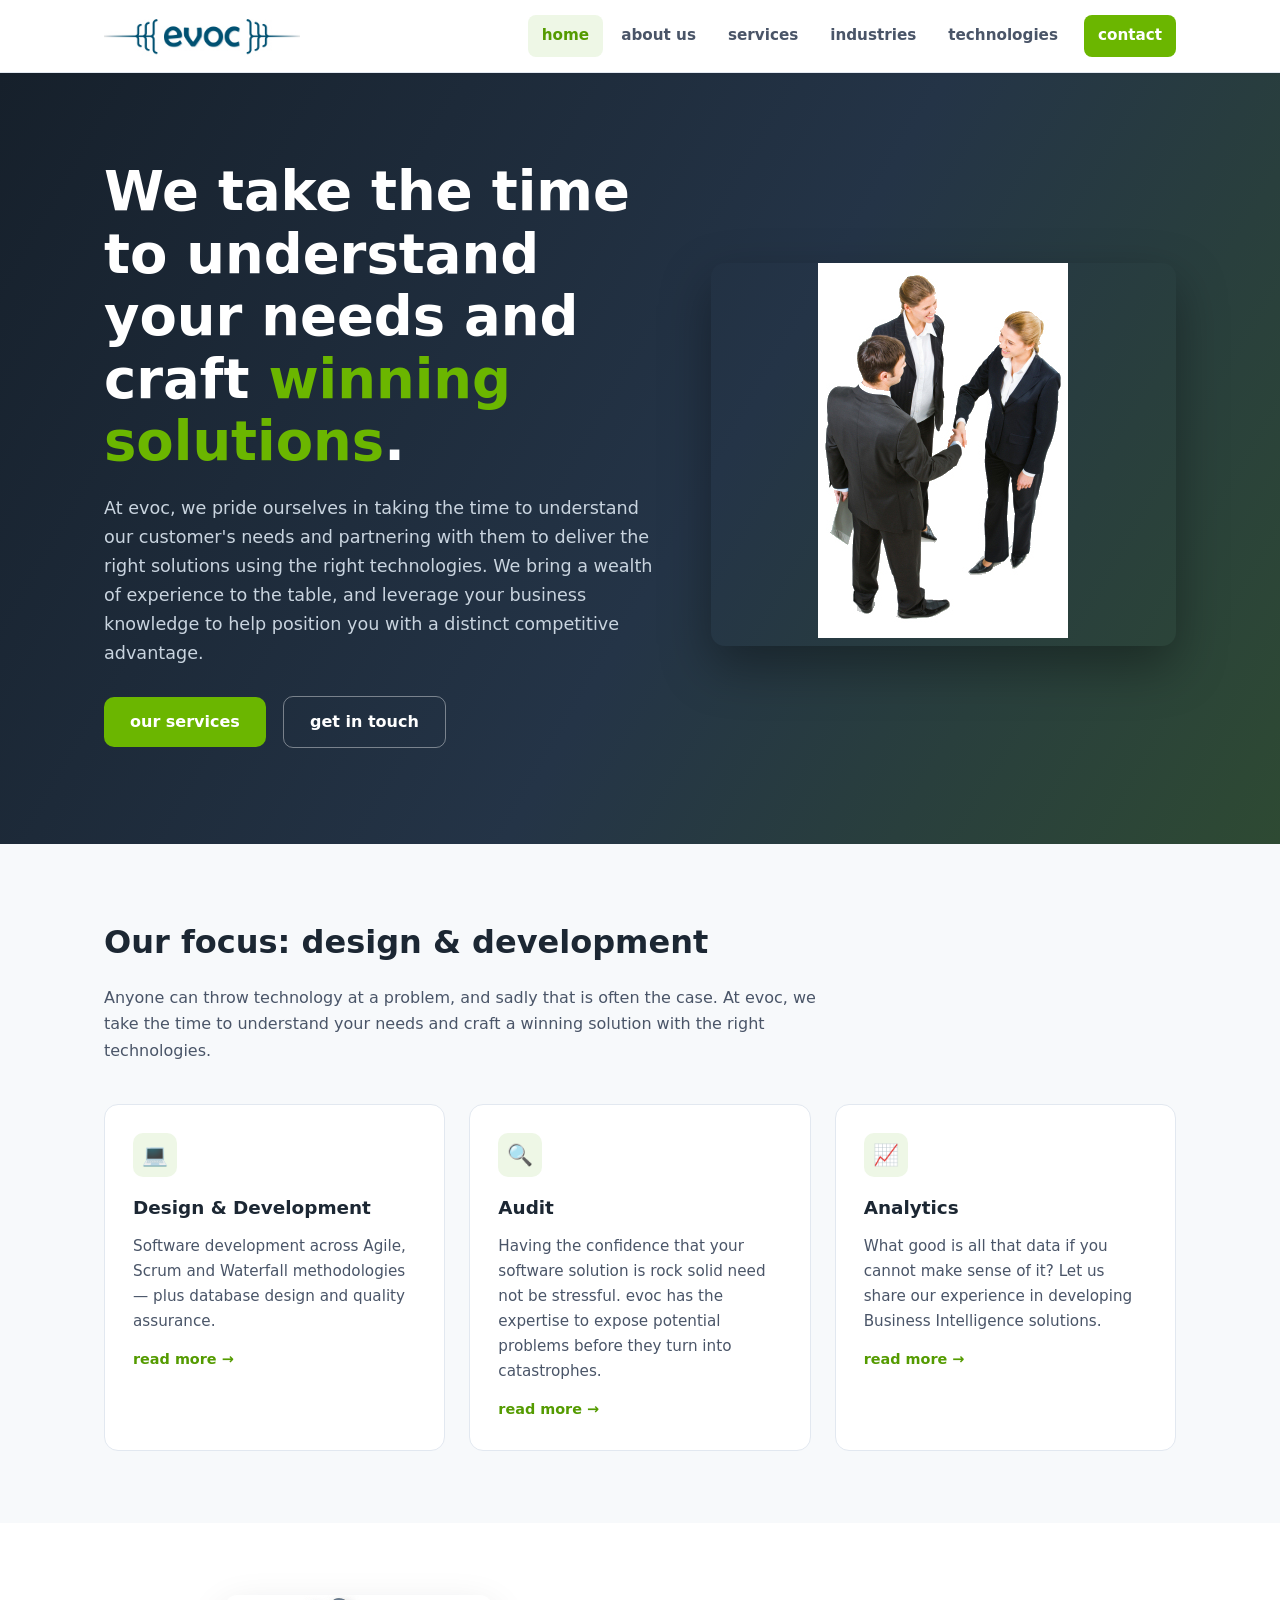
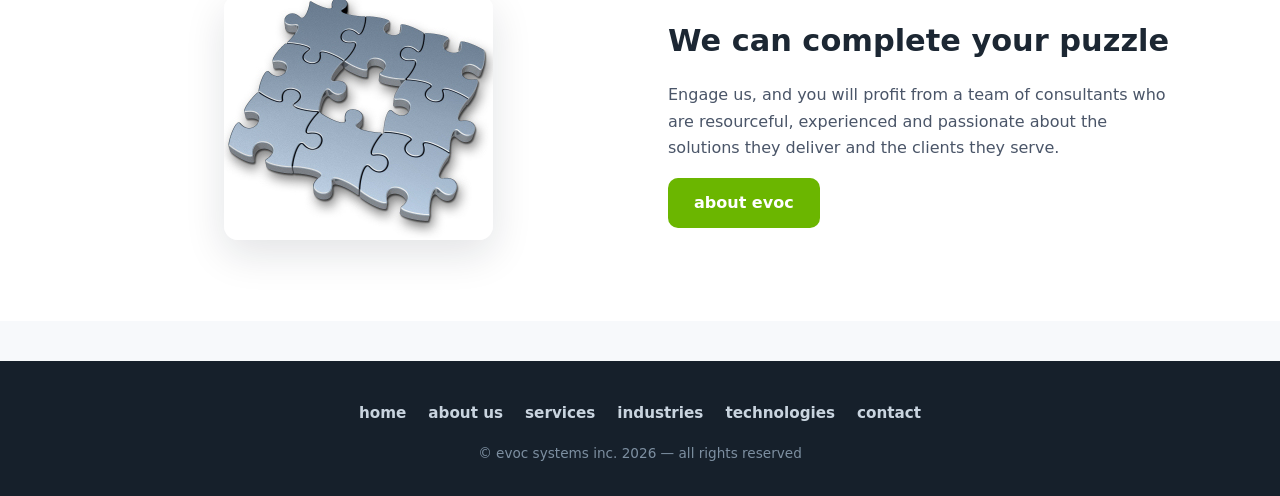
<file: index.html>
<!DOCTYPE html>
<html lang="en">
<head>
    <meta charset="utf-8" />
    <meta name="viewport" content="width=device-width, initial-scale=1.0" />
    <title>Home - evoc systems inc</title>
    <link rel="icon" type="image/png" href="/favicon.png" />
    <link rel="stylesheet" href="/css/site.css" />
</head>
<body>
    <header class="site-header">
        <div class="container header-inner">
            <a class="brand" href="/">
                <img src="/images/evoc%20logo%20web.jpg" alt="evoc systems" />
            </a>
            <button class="nav-toggle" id="navToggle" aria-label="Toggle navigation" aria-expanded="false">
                <span></span><span></span><span></span>
            </button>
            <nav class="site-nav" id="siteNav">
                <a href="/" class="active">home</a>
                <a href="/about.html">about us</a>
                <a href="/services.html">services</a>
                <a href="/industries.html">industries</a>
                <a href="/technologies.html">technologies</a>
                <a href="/contact.html" class="nav-cta">contact</a>
            </nav>
        </div>
    </header>

    <main>
        <section class="hero">
            <div class="container">
                <div>
                    <h1>We take the time to understand your needs and craft <span class="accent">winning solutions</span>.</h1>
                    <p>
                        At evoc, we pride ourselves in taking the time to understand our customer's needs and partnering
                        with them to deliver the right solutions using the right technologies. We bring a wealth of
                        experience to the table, and leverage your business knowledge to help position you with a
                        distinct competitive advantage.
                    </p>
                    <a class="btn" href="/services.html">our services</a>
                    <a class="btn btn-ghost" href="/contact.html">get in touch</a>
                </div>
                <div class="hero-image">
                    <img src="/images/shakinghands.jpg" alt="evoc systems consultants working with a client" />
                </div>
            </div>
        </section>

        <section class="section">
            <div class="container">
                <div class="section-head">
                    <h2>Our focus: design &amp; development</h2>
                    <p class="lead">
                        Anyone can throw technology at a problem, and sadly that is often the case. At evoc,
                        we take the time to understand your needs and craft a winning solution with the
                        right technologies.
                    </p>
                </div>
                <div class="card-grid">
                    <div class="card">
                        <div class="icon">&#128187;</div>
                        <h3>Design &amp; Development</h3>
                        <p>
                            Software development across Agile, Scrum and Waterfall methodologies — plus database
                            design and quality assurance.
                        </p>
                        <a class="card-link" href="/our-focus/design.html">read more &rarr;</a>
                    </div>
                    <div class="card">
                        <div class="icon">&#128269;</div>
                        <h3>Audit</h3>
                        <p>
                            Having the confidence that your software solution is rock solid need not be stressful.
                            evoc has the expertise to expose potential problems before they turn into catastrophes.
                        </p>
                        <a class="card-link" href="/our-focus/audit.html">read more &rarr;</a>
                    </div>
                    <div class="card">
                        <div class="icon">&#128200;</div>
                        <h3>Analytics</h3>
                        <p>
                            What good is all that data if you cannot make sense of it? Let us share our experience
                            in developing Business Intelligence solutions.
                        </p>
                        <a class="card-link" href="/our-focus/analytics.html">read more &rarr;</a>
                    </div>
                </div>
            </div>
        </section>

        <section class="section alt">
            <div class="container media-section">
                <div class="media">
                    <img src="/images/puzzle.jpg" alt="Completing the puzzle" />
                </div>
                <div>
                    <h2>We can complete your puzzle</h2>
                    <p>
                        Engage us, and you will profit from a team of consultants who are resourceful, experienced
                        and passionate about the solutions they deliver and the clients they serve.
                    </p>
                    <a class="btn" href="/about.html">about evoc</a>
                </div>
            </div>
        </section>
    </main>

    <footer class="site-footer">
        <div class="container footer-inner">
            <nav class="footer-nav">
                <a href="/">home</a>
                <a href="/about.html">about us</a>
                <a href="/services.html">services</a>
                <a href="/industries.html">industries</a>
                <a href="/technologies.html">technologies</a>
                <a href="/contact.html">contact</a>
            </nav>
            <p class="copyright">&copy; evoc systems inc. <span id="year"></span> — all rights reserved</p>
        </div>
    </footer>

    <script>
        (function () {
            var btn = document.getElementById('navToggle');
            var nav = document.getElementById('siteNav');
            btn.addEventListener('click', function () {
                var open = nav.classList.toggle('open');
                btn.setAttribute('aria-expanded', open);
            });
            document.getElementById('year').textContent = new Date().getFullYear();
        })();
    </script>
</body>
</html>
</file>
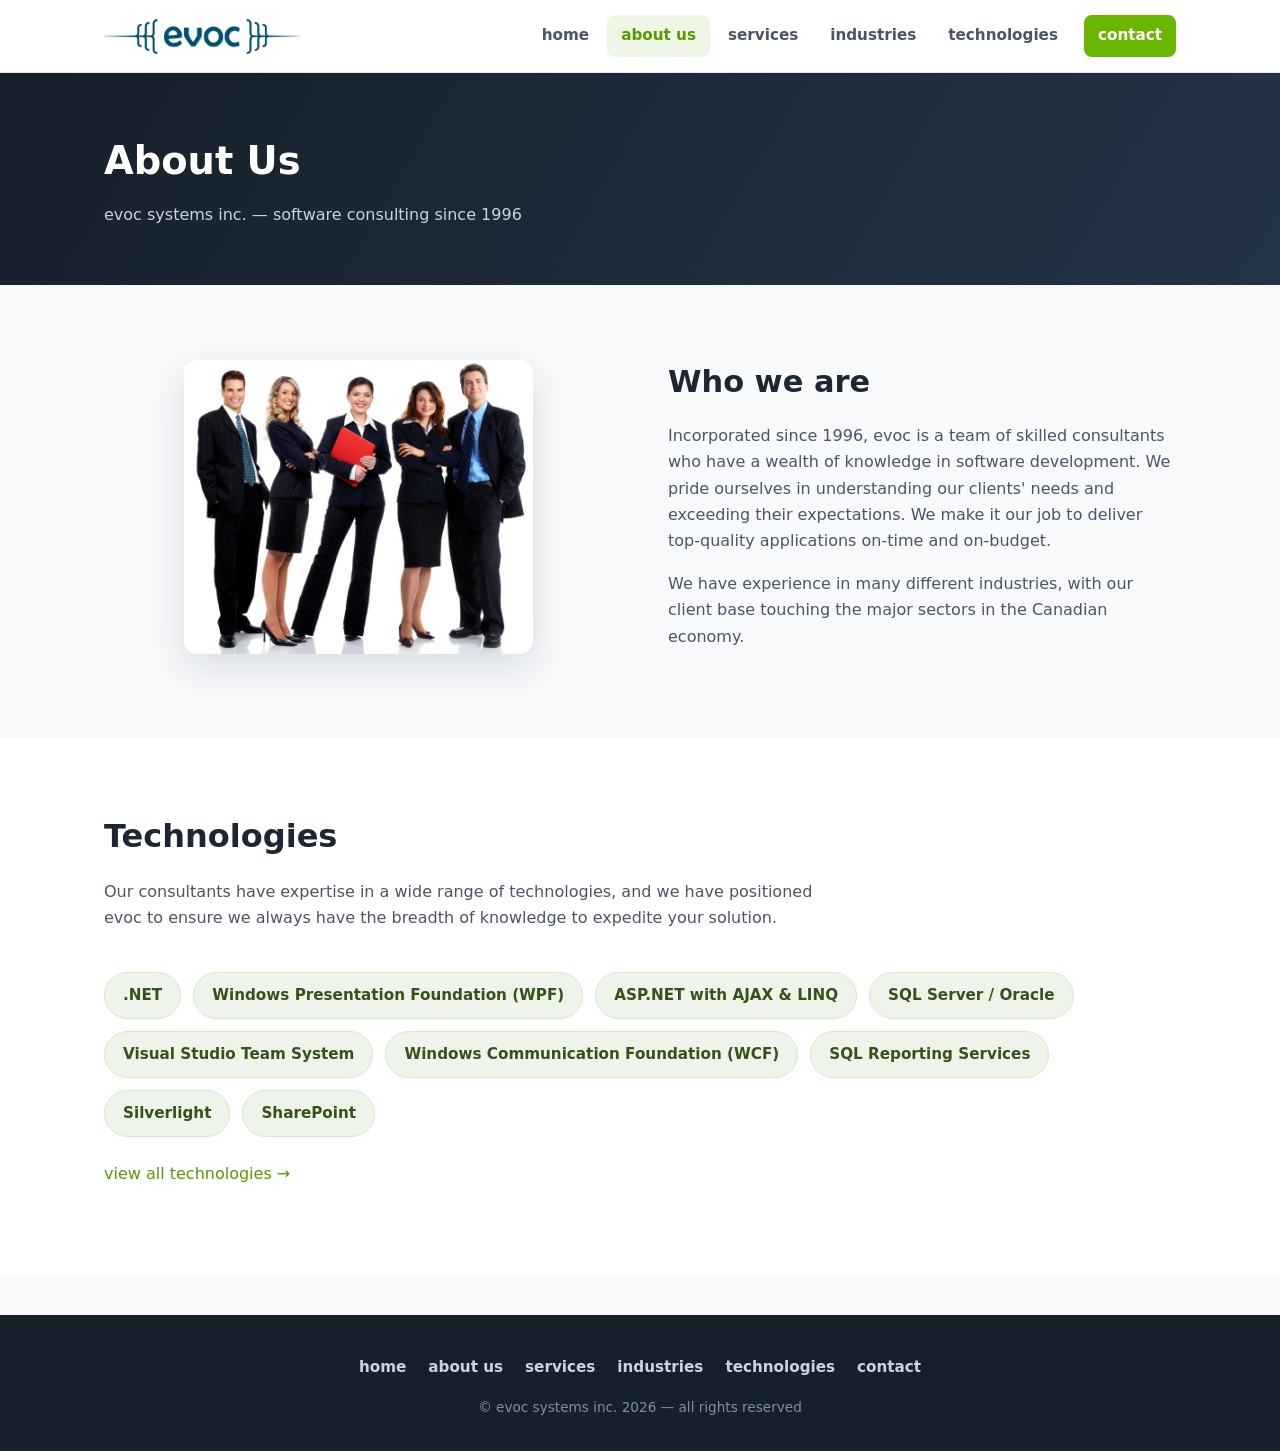
<file: about.html>
<!DOCTYPE html>
<html lang="en">
<head>
    <meta charset="utf-8" />
    <meta name="viewport" content="width=device-width, initial-scale=1.0" />
    <title>About Us - evoc systems</title>
    <link rel="icon" type="image/png" href="/favicon.png" />
    <link rel="stylesheet" href="/css/site.css" />
</head>
<body>
    <header class="site-header">
        <div class="container header-inner">
            <a class="brand" href="/">
                <img src="/images/evoc%20logo%20web.jpg" alt="evoc systems" />
            </a>
            <button class="nav-toggle" id="navToggle" aria-label="Toggle navigation" aria-expanded="false">
                <span></span><span></span><span></span>
            </button>
            <nav class="site-nav" id="siteNav">
                <a href="/">home</a>
                <a href="/about.html" class="active">about us</a>
                <a href="/services.html">services</a>
                <a href="/industries.html">industries</a>
                <a href="/technologies.html">technologies</a>
                <a href="/contact.html" class="nav-cta">contact</a>
            </nav>
        </div>
    </header>

    <main>
        <section class="page-hero">
            <div class="container">
                <h1>About Us</h1>
                <p>evoc systems inc. — software consulting since 1996</p>
            </div>
        </section>

        <section class="section">
            <div class="container media-section">
                <div class="media">
                    <img src="/images/aboutus.jpg" alt="evoc systems team" />
                </div>
                <div>
                    <h2>Who we are</h2>
                    <p>
                        Incorporated since 1996, evoc is a team of skilled consultants who have a wealth of
                        knowledge in software development. We pride ourselves in understanding our clients'
                        needs and exceeding their expectations. We make it our job to deliver top-quality
                        applications on-time and on-budget.
                    </p>
                    <p>
                        We have experience in many different industries, with our client base touching the
                        major sectors in the Canadian economy.
                    </p>
                </div>
            </div>
        </section>

        <section class="section alt">
            <div class="container">
                <div class="section-head">
                    <h2>Technologies</h2>
                    <p class="lead">
                        Our consultants have expertise in a wide range of technologies, and we have positioned
                        evoc to ensure we always have the breadth of knowledge to expedite your solution.
                    </p>
                </div>
                <ul class="tag-list">
                    <li><a href="/technologies.html">.NET</a></li>
                    <li><a href="/technologies.html">Windows Presentation Foundation (WPF)</a></li>
                    <li><a href="/technologies.html">ASP.NET with AJAX &amp; LINQ</a></li>
                    <li><a href="/technologies.html">SQL Server / Oracle</a></li>
                    <li><a href="/technologies.html">Visual Studio Team System</a></li>
                    <li><a href="/technologies.html">Windows Communication Foundation (WCF)</a></li>
                    <li><a href="/technologies.html">SQL Reporting Services</a></li>
                    <li><a href="/technologies.html">Silverlight</a></li>
                    <li><a href="/technologies.html">SharePoint</a></li>
                </ul>
                <p style="margin-top:24px"><a href="/technologies.html">view all technologies &rarr;</a></p>
            </div>
        </section>
    </main>

    <footer class="site-footer">
        <div class="container footer-inner">
            <nav class="footer-nav">
                <a href="/">home</a>
                <a href="/about.html">about us</a>
                <a href="/services.html">services</a>
                <a href="/industries.html">industries</a>
                <a href="/technologies.html">technologies</a>
                <a href="/contact.html">contact</a>
            </nav>
            <p class="copyright">&copy; evoc systems inc. <span class="year"></span> — all rights reserved</p>
        </div>
    </footer>

    <script>
        (function () {
            var btn = document.getElementById('navToggle');
            var nav = document.getElementById('siteNav');
            btn.addEventListener('click', function () {
                var open = nav.classList.toggle('open');
                btn.setAttribute('aria-expanded', open);
            });
            document.querySelectorAll('.year').forEach(function (el) { el.textContent = new Date().getFullYear(); });
        })();
    </script>
</body>
</html>
</file>
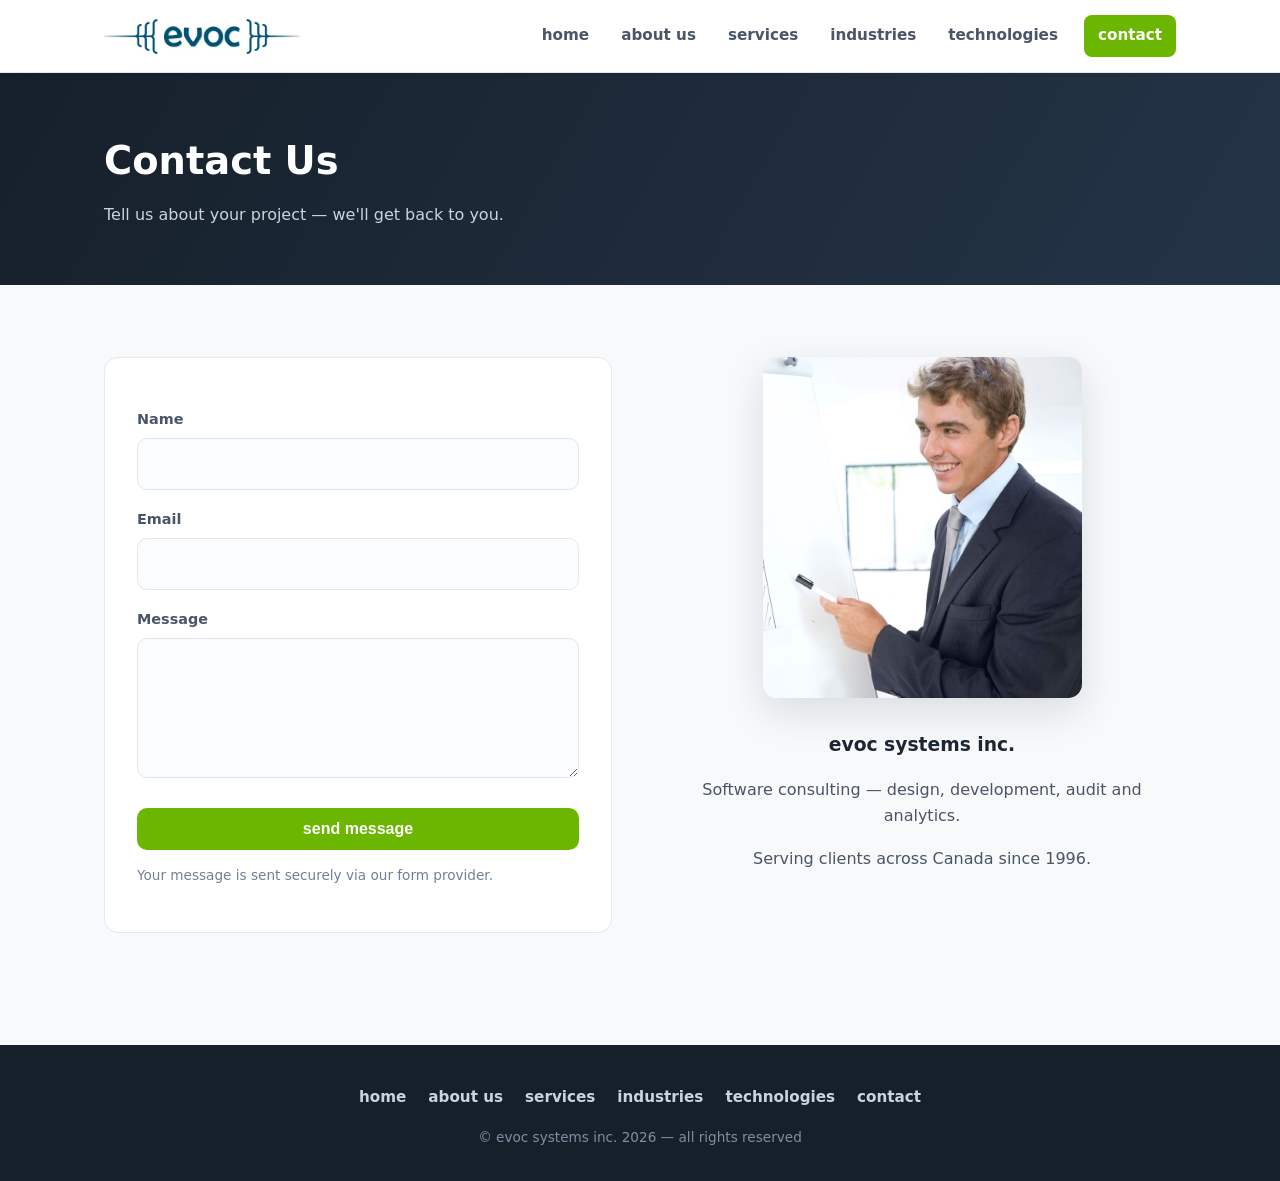
<file: contact.html>
<!DOCTYPE html>
<html lang="en">
<head>
    <meta charset="utf-8" />
    <meta name="viewport" content="width=device-width, initial-scale=1.0" />
    <title>Contact Us - evoc systems</title>
    <link rel="icon" type="image/png" href="/favicon.png" />
    <link rel="stylesheet" href="/css/site.css" />
</head>
<body>
    <header class="site-header">
        <div class="container header-inner">
            <a class="brand" href="/">
                <img src="/images/evoc%20logo%20web.jpg" alt="evoc systems" />
            </a>
            <button class="nav-toggle" id="navToggle" aria-label="Toggle navigation" aria-expanded="false">
                <span></span><span></span><span></span>
            </button>
            <nav class="site-nav" id="siteNav">
                <a href="/">home</a>
                <a href="/about.html">about us</a>
                <a href="/services.html">services</a>
                <a href="/industries.html">industries</a>
                <a href="/technologies.html">technologies</a>
                <a href="/contact.html" class="active nav-cta">contact</a>
            </nav>
        </div>
    </header>

    <main>
        <section class="page-hero">
            <div class="container">
                <h1>Contact Us</h1>
                <p>Tell us about your project — we'll get back to you.</p>
            </div>
        </section>

        <section class="section">
            <div class="container contact-grid">
                <div class="contact-form-wrap">
                    <!--
                        FORM SETUP: create a free form at https://formspree.io (or Web3Forms),
                        then replace YOUR_FORM_ID below with the ID it gives you.
                        Submissions are emailed to the address you register there.
                    -->
                    <form class="contact-form" action="https://formspree.io/f/YOUR_FORM_ID" method="POST">
                        <label for="name">Name</label>
                        <input id="name" name="name" type="text" autocomplete="name" required />

                        <label for="email">Email</label>
                        <input id="email" name="email" type="email" autocomplete="email" required />

                        <label for="message">Message</label>
                        <textarea id="message" name="message" required></textarea>

                        <input type="hidden" name="_subject" value="New enquiry from evocsystems website" />
                        <button type="submit" class="btn">send message</button>
                        <p class="form-note">Your message is sent securely via our form provider.</p>
                    </form>
                </div>
                <div class="contact-aside">
                    <img src="/images/Contact.jpg" alt="Contact evoc systems" />
                    <div class="contact-meta">
                        <h3>evoc systems inc.</h3>
                        <p>Software consulting — design, development, audit and analytics.</p>
                        <p class="text-muted">Serving clients across Canada since 1996.</p>
                    </div>
                </div>
            </div>
        </section>
    </main>

    <footer class="site-footer">
        <div class="container footer-inner">
            <nav class="footer-nav">
                <a href="/">home</a>
                <a href="/about.html">about us</a>
                <a href="/services.html">services</a>
                <a href="/industries.html">industries</a>
                <a href="/technologies.html">technologies</a>
                <a href="/contact.html">contact</a>
            </nav>
            <p class="copyright">&copy; evoc systems inc. <span class="year"></span> — all rights reserved</p>
        </div>
    </footer>

    <script>
        (function () {
            var btn = document.getElementById('navToggle');
            var nav = document.getElementById('siteNav');
            btn.addEventListener('click', function () {
                var open = nav.classList.toggle('open');
                btn.setAttribute('aria-expanded', open);
            });
            document.querySelectorAll('.year').forEach(function (el) { el.textContent = new Date().getFullYear(); });
        })();
    </script>
</body>
</html>
</file>
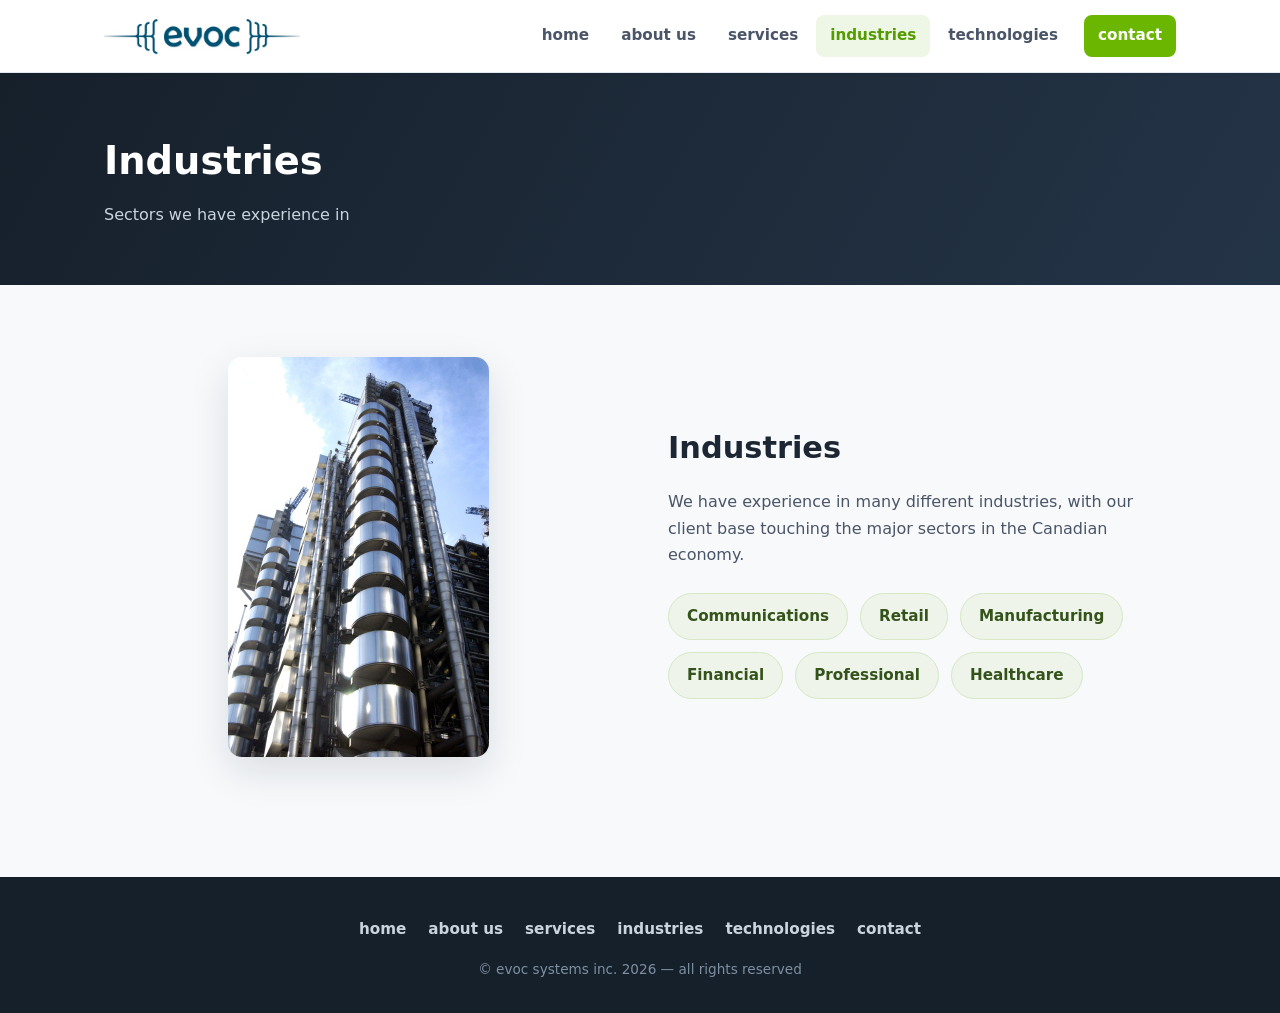
<file: industries.html>
<!DOCTYPE html>
<html lang="en">
<head>
    <meta charset="utf-8" />
    <meta name="viewport" content="width=device-width, initial-scale=1.0" />
    <title>Industries - evoc systems</title>
    <link rel="icon" type="image/png" href="/favicon.png" />
    <link rel="stylesheet" href="/css/site.css" />
</head>
<body>
    <header class="site-header">
        <div class="container header-inner">
            <a class="brand" href="/">
                <img src="/images/evoc%20logo%20web.jpg" alt="evoc systems" />
            </a>
            <button class="nav-toggle" id="navToggle" aria-label="Toggle navigation" aria-expanded="false">
                <span></span><span></span><span></span>
            </button>
            <nav class="site-nav" id="siteNav">
                <a href="/">home</a>
                <a href="/about.html">about us</a>
                <a href="/services.html">services</a>
                <a href="/industries.html" class="active">industries</a>
                <a href="/technologies.html">technologies</a>
                <a href="/contact.html" class="nav-cta">contact</a>
            </nav>
        </div>
    </header>

    <main>
        <section class="page-hero">
            <div class="container">
                <h1>Industries</h1>
                <p>Sectors we have experience in</p>
            </div>
        </section>

        <section class="section">
            <div class="container media-section">
                <div class="media">
                    <img src="/images/industry.jpg" alt="Industries we serve" />
                </div>
                <div>
                    <h2>Industries</h2>
                    <p>
                        We have experience in many different industries, with our client base touching the
                        major sectors in the Canadian economy.
                    </p>
                    <ul class="tag-list">
                        <li><a href="/contact.html">Communications</a></li>
                        <li><a href="/contact.html">Retail</a></li>
                        <li><a href="/contact.html">Manufacturing</a></li>
                        <li><a href="/contact.html">Financial</a></li>
                        <li><a href="/contact.html">Professional</a></li>
                        <li><a href="/contact.html">Healthcare</a></li>
                    </ul>
                </div>
            </div>
        </section>
    </main>

    <footer class="site-footer">
        <div class="container footer-inner">
            <nav class="footer-nav">
                <a href="/">home</a>
                <a href="/about.html">about us</a>
                <a href="/services.html">services</a>
                <a href="/industries.html">industries</a>
                <a href="/technologies.html">technologies</a>
                <a href="/contact.html">contact</a>
            </nav>
            <p class="copyright">&copy; evoc systems inc. <span class="year"></span> — all rights reserved</p>
        </div>
    </footer>

    <script>
        (function () {
            var btn = document.getElementById('navToggle');
            var nav = document.getElementById('siteNav');
            btn.addEventListener('click', function () {
                var open = nav.classList.toggle('open');
                btn.setAttribute('aria-expanded', open);
            });
            document.querySelectorAll('.year').forEach(function (el) { el.textContent = new Date().getFullYear(); });
        })();
    </script>
</body>
</html>
</file>
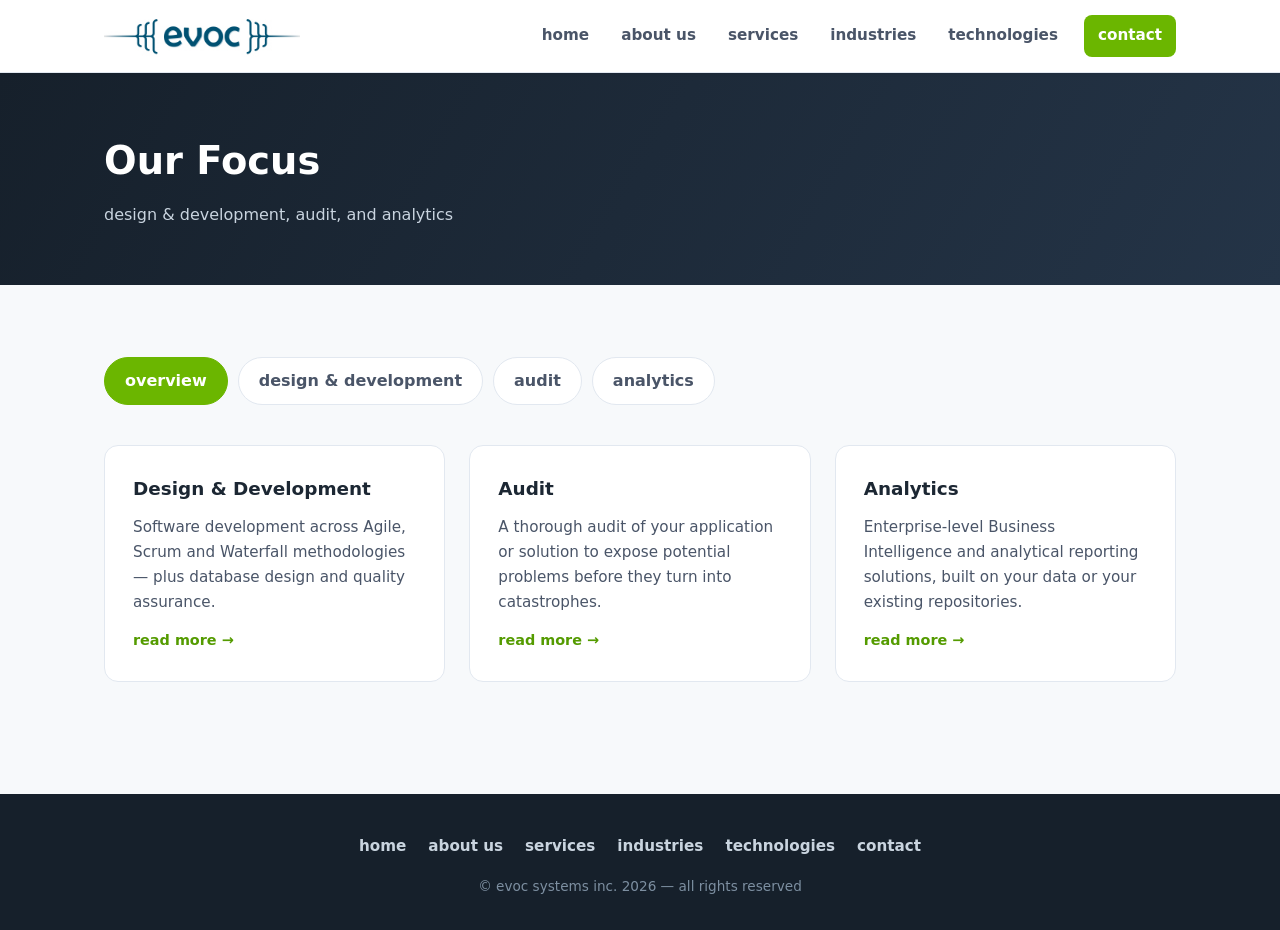
<file: our-focus.html>
<!DOCTYPE html>
<html lang="en">
<head>
    <meta charset="utf-8" />
    <meta name="viewport" content="width=device-width, initial-scale=1.0" />
    <title>Our Focus - evoc systems</title>
    <link rel="icon" type="image/png" href="/favicon.png" />
    <link rel="stylesheet" href="/css/site.css" />
</head>
<body>
    <header class="site-header">
        <div class="container header-inner">
            <a class="brand" href="/">
                <img src="/images/evoc%20logo%20web.jpg" alt="evoc systems" />
            </a>
            <button class="nav-toggle" id="navToggle" aria-label="Toggle navigation" aria-expanded="false">
                <span></span><span></span><span></span>
            </button>
            <nav class="site-nav" id="siteNav">
                <a href="/">home</a>
                <a href="/about.html">about us</a>
                <a href="/services.html">services</a>
                <a href="/industries.html">industries</a>
                <a href="/technologies.html">technologies</a>
                <a href="/contact.html" class="nav-cta">contact</a>
            </nav>
        </div>
    </header>

    <main>
        <section class="page-hero">
            <div class="container">
                <h1>Our Focus</h1>
                <p>design &amp; development, audit, and analytics</p>
            </div>
        </section>

        <section class="section">
            <div class="container">
                <nav class="focus-nav">
                    <a href="/our-focus.html" class="active">overview</a>
                    <a href="/our-focus/design.html">design &amp; development</a>
                    <a href="/our-focus/audit.html">audit</a>
                    <a href="/our-focus/analytics.html">analytics</a>
                </nav>

                <div class="card-grid">
                    <div class="card">
                        <h3>Design &amp; Development</h3>
                        <p>
                            Software development across Agile, Scrum and Waterfall methodologies — plus
                            database design and quality assurance.
                        </p>
                        <a class="card-link" href="/our-focus/design.html">read more &rarr;</a>
                    </div>
                    <div class="card">
                        <h3>Audit</h3>
                        <p>
                            A thorough audit of your application or solution to expose potential problems
                            before they turn into catastrophes.
                        </p>
                        <a class="card-link" href="/our-focus/audit.html">read more &rarr;</a>
                    </div>
                    <div class="card">
                        <h3>Analytics</h3>
                        <p>
                            Enterprise-level Business Intelligence and analytical reporting solutions,
                            built on your data or your existing repositories.
                        </p>
                        <a class="card-link" href="/our-focus/analytics.html">read more &rarr;</a>
                    </div>
                </div>
            </div>
        </section>
    </main>

    <footer class="site-footer">
        <div class="container footer-inner">
            <nav class="footer-nav">
                <a href="/">home</a>
                <a href="/about.html">about us</a>
                <a href="/services.html">services</a>
                <a href="/industries.html">industries</a>
                <a href="/technologies.html">technologies</a>
                <a href="/contact.html">contact</a>
            </nav>
            <p class="copyright">&copy; evoc systems inc. <span class="year"></span> — all rights reserved</p>
        </div>
    </footer>

    <script>
        (function () {
            var btn = document.getElementById('navToggle');
            var nav = document.getElementById('siteNav');
            btn.addEventListener('click', function () {
                var open = nav.classList.toggle('open');
                btn.setAttribute('aria-expanded', open);
            });
            document.querySelectorAll('.year').forEach(function (el) { el.textContent = new Date().getFullYear(); });
        })();
    </script>
</body>
</html>
</file>
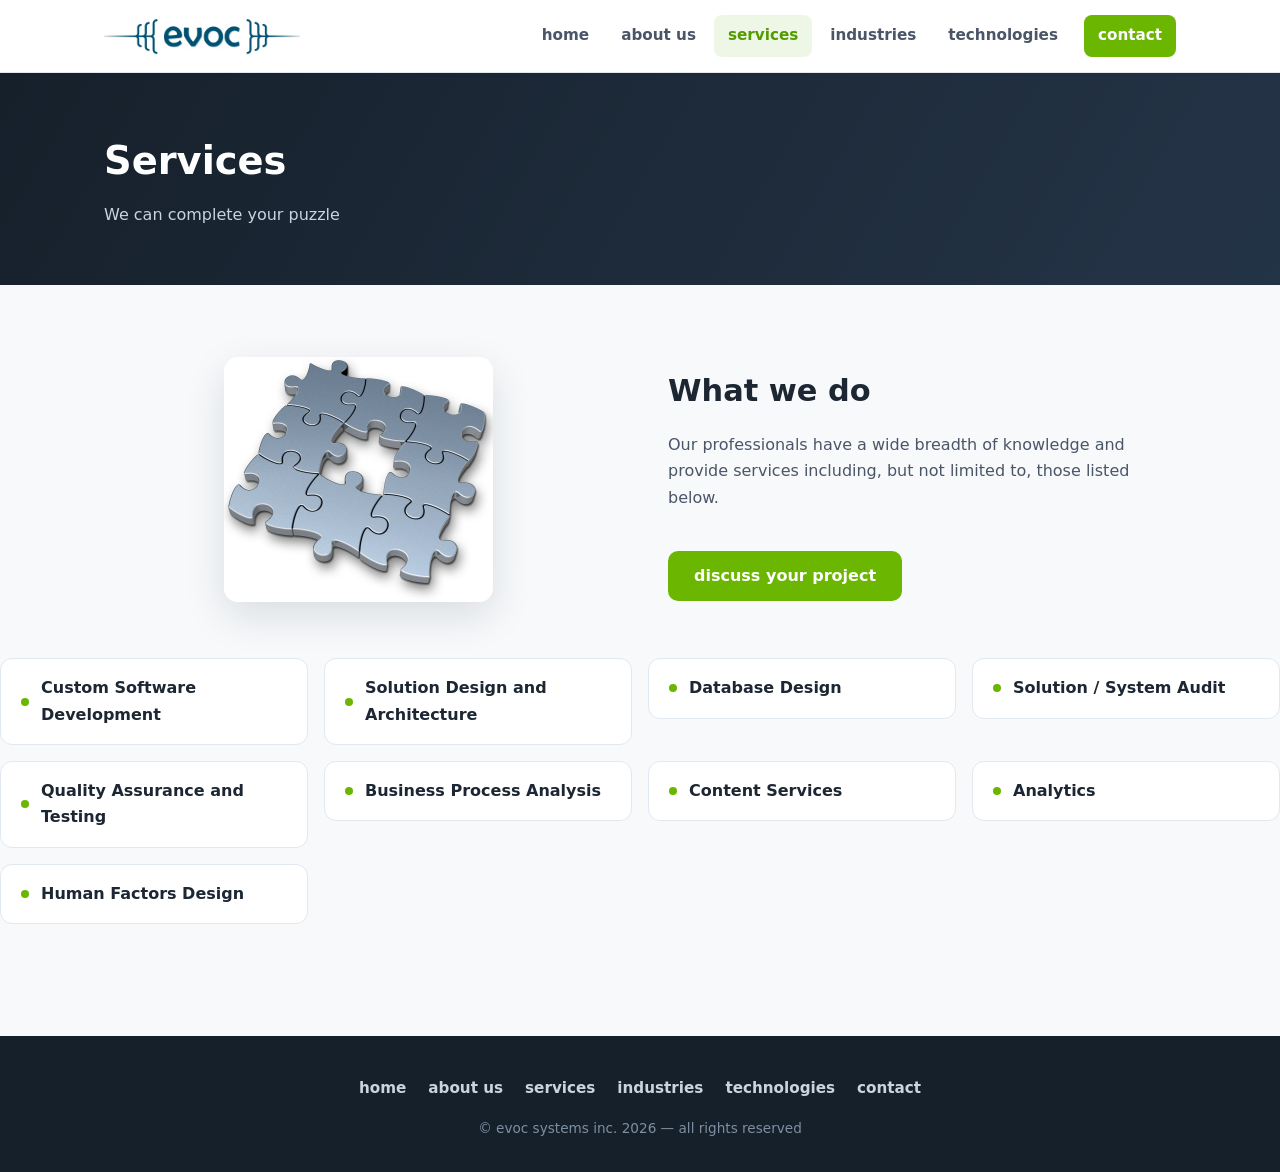
<file: services.html>
<!DOCTYPE html>
<html lang="en">
<head>
    <meta charset="utf-8" />
    <meta name="viewport" content="width=device-width, initial-scale=1.0" />
    <title>Services - evoc systems</title>
    <link rel="icon" type="image/png" href="/favicon.png" />
    <link rel="stylesheet" href="/css/site.css" />
</head>
<body>
    <header class="site-header">
        <div class="container header-inner">
            <a class="brand" href="/">
                <img src="/images/evoc%20logo%20web.jpg" alt="evoc systems" />
            </a>
            <button class="nav-toggle" id="navToggle" aria-label="Toggle navigation" aria-expanded="false">
                <span></span><span></span><span></span>
            </button>
            <nav class="site-nav" id="siteNav">
                <a href="/">home</a>
                <a href="/about.html">about us</a>
                <a href="/services.html" class="active">services</a>
                <a href="/industries.html">industries</a>
                <a href="/technologies.html">technologies</a>
                <a href="/contact.html" class="nav-cta">contact</a>
            </nav>
        </div>
    </header>

    <main>
        <section class="page-hero">
            <div class="container">
                <h1>Services</h1>
                <p>We can complete your puzzle</p>
            </div>
        </section>

        <section class="section">
            <div class="container media-section">
                <div class="media">
                    <img src="/images/puzzle.jpg" alt="Our services" />
                </div>
                <div>
                    <h2>What we do</h2>
                    <p>
                        Our professionals have a wide breadth of knowledge and provide services including,
                        but not limited to, those listed below.
                    </p>
                    <a class="btn" href="/contact.html" style="margin-top:24px">discuss your project</a>
                </div>
            </div>

            <ul class="service-list" style="margin-top:48px">
                <li><a href="/our-focus/design.html">Custom Software Development</a></li>
                <li><a href="/our-focus/design.html">Solution Design and Architecture</a></li>
                <li><a href="/our-focus/design.html">Database Design</a></li>
                <li><a href="/our-focus/audit.html">Solution / System Audit</a></li>
                <li><a href="/our-focus/design.html">Quality Assurance and Testing</a></li>
                <li><a href="/our-focus/design.html">Business Process Analysis</a></li>
                <li><a href="/services.html">Content Services</a></li>
                <li><a href="/our-focus/analytics.html">Analytics</a></li>
                <li><a href="/our-focus/design.html">Human Factors Design</a></li>
            </ul>
        </section>
    </main>

    <footer class="site-footer">
        <div class="container footer-inner">
            <nav class="footer-nav">
                <a href="/">home</a>
                <a href="/about.html">about us</a>
                <a href="/services.html">services</a>
                <a href="/industries.html">industries</a>
                <a href="/technologies.html">technologies</a>
                <a href="/contact.html">contact</a>
            </nav>
            <p class="copyright">&copy; evoc systems inc. <span class="year"></span> — all rights reserved</p>
        </div>
    </footer>

    <script>
        (function () {
            var btn = document.getElementById('navToggle');
            var nav = document.getElementById('siteNav');
            btn.addEventListener('click', function () {
                var open = nav.classList.toggle('open');
                btn.setAttribute('aria-expanded', open);
            });
            document.querySelectorAll('.year').forEach(function (el) { el.textContent = new Date().getFullYear(); });
        })();
    </script>
</body>
</html>
</file>
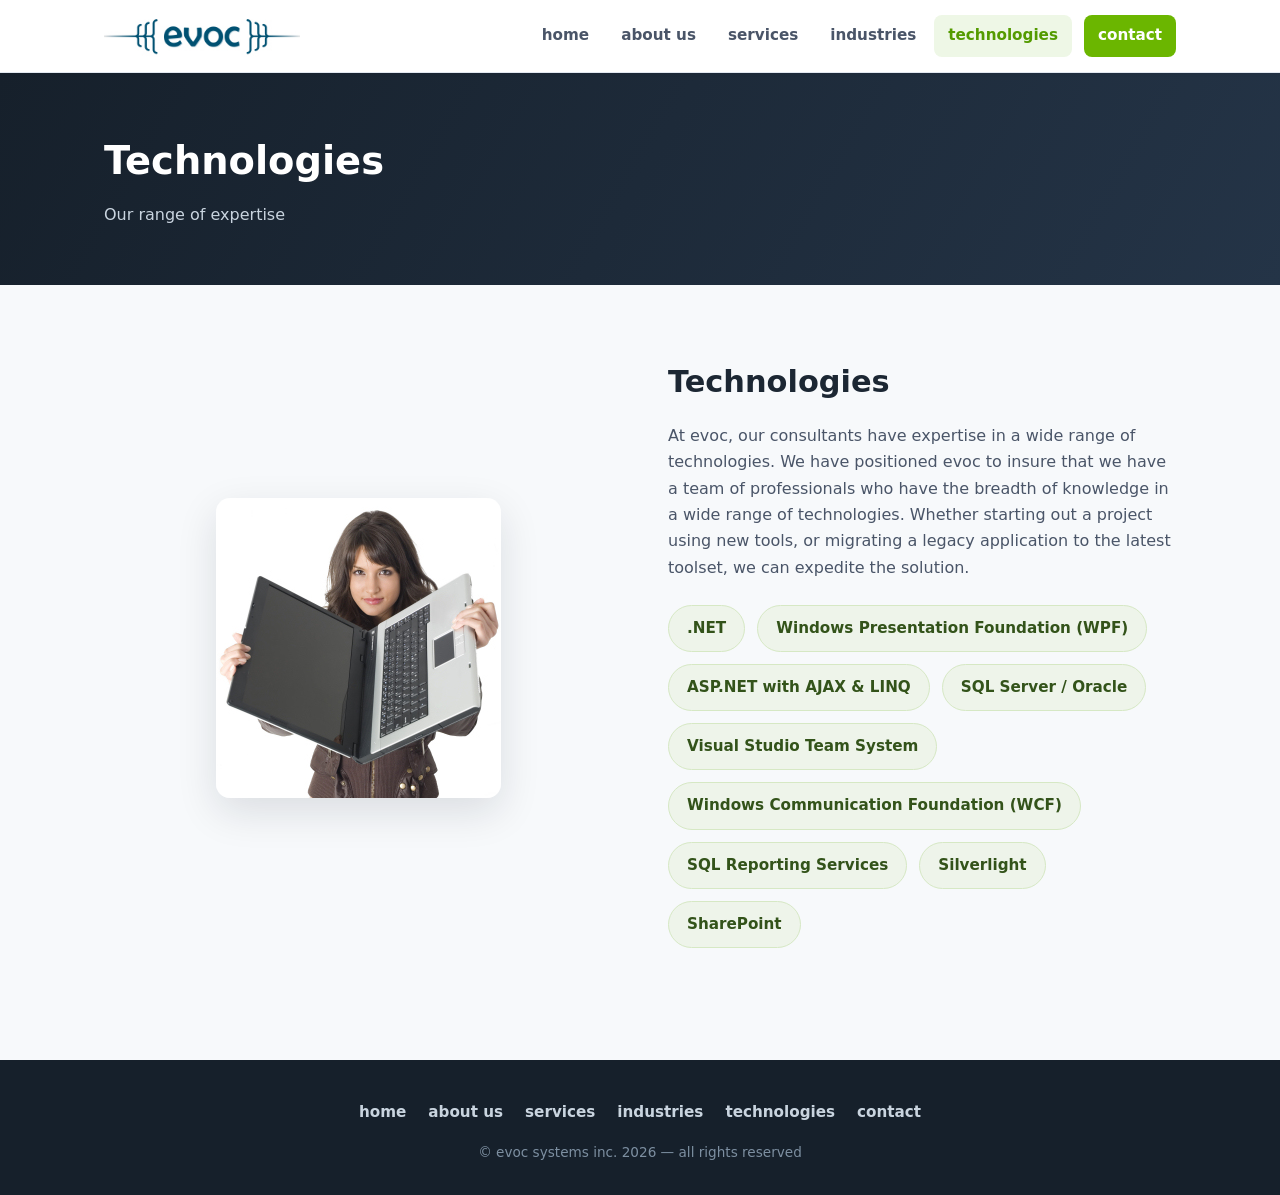
<file: technologies.html>
<!DOCTYPE html>
<html lang="en">
<head>
    <meta charset="utf-8" />
    <meta name="viewport" content="width=device-width, initial-scale=1.0" />
    <title>Technologies - evoc systems</title>
    <link rel="icon" type="image/png" href="/favicon.png" />
    <link rel="stylesheet" href="/css/site.css" />
</head>
<body>
    <header class="site-header">
        <div class="container header-inner">
            <a class="brand" href="/">
                <img src="/images/evoc%20logo%20web.jpg" alt="evoc systems" />
            </a>
            <button class="nav-toggle" id="navToggle" aria-label="Toggle navigation" aria-expanded="false">
                <span></span><span></span><span></span>
            </button>
            <nav class="site-nav" id="siteNav">
                <a href="/">home</a>
                <a href="/about.html">about us</a>
                <a href="/services.html">services</a>
                <a href="/industries.html">industries</a>
                <a href="/technologies.html" class="active">technologies</a>
                <a href="/contact.html" class="nav-cta">contact</a>
            </nav>
        </div>
    </header>

    <main>
        <section class="page-hero">
            <div class="container">
                <h1>Technologies</h1>
                <p>Our range of expertise</p>
            </div>
        </section>

        <section class="section">
            <div class="container media-section">
                <div class="media">
                    <img src="/images/tech.jpg" alt="Technologies" />
                </div>
                <div>
                    <h2>Technologies</h2>
                    <p>
                        At evoc, our consultants have expertise in a wide range of technologies. We have
                        positioned evoc to insure that we have a team of professionals who have the breadth
                        of knowledge in a wide range of technologies. Whether starting out a project using
                        new tools, or migrating a legacy application to the latest toolset, we can expedite
                        the solution.
                    </p>
                    <ul class="tag-list">
                        <li><a href="#">.NET</a></li>
                        <li><a href="#">Windows Presentation Foundation (WPF)</a></li>
                        <li><a href="#">ASP.NET with AJAX &amp; LINQ</a></li>
                        <li><a href="#">SQL Server / Oracle</a></li>
                        <li><a href="#">Visual Studio Team System</a></li>
                        <li><a href="#">Windows Communication Foundation (WCF)</a></li>
                        <li><a href="#">SQL Reporting Services</a></li>
                        <li><a href="#">Silverlight</a></li>
                        <li><a href="#">SharePoint</a></li>
                    </ul>
                </div>
            </div>
        </section>
    </main>

    <footer class="site-footer">
        <div class="container footer-inner">
            <nav class="footer-nav">
                <a href="/">home</a>
                <a href="/about.html">about us</a>
                <a href="/services.html">services</a>
                <a href="/industries.html">industries</a>
                <a href="/technologies.html">technologies</a>
                <a href="/contact.html">contact</a>
            </nav>
            <p class="copyright">&copy; evoc systems inc. <span class="year"></span> — all rights reserved</p>
        </div>
    </footer>

    <script>
        (function () {
            var btn = document.getElementById('navToggle');
            var nav = document.getElementById('siteNav');
            btn.addEventListener('click', function () {
                var open = nav.classList.toggle('open');
                btn.setAttribute('aria-expanded', open);
            });
            document.querySelectorAll('.year').forEach(function (el) { el.textContent = new Date().getFullYear(); });
        })();
    </script>
</body>
</html>
</file>
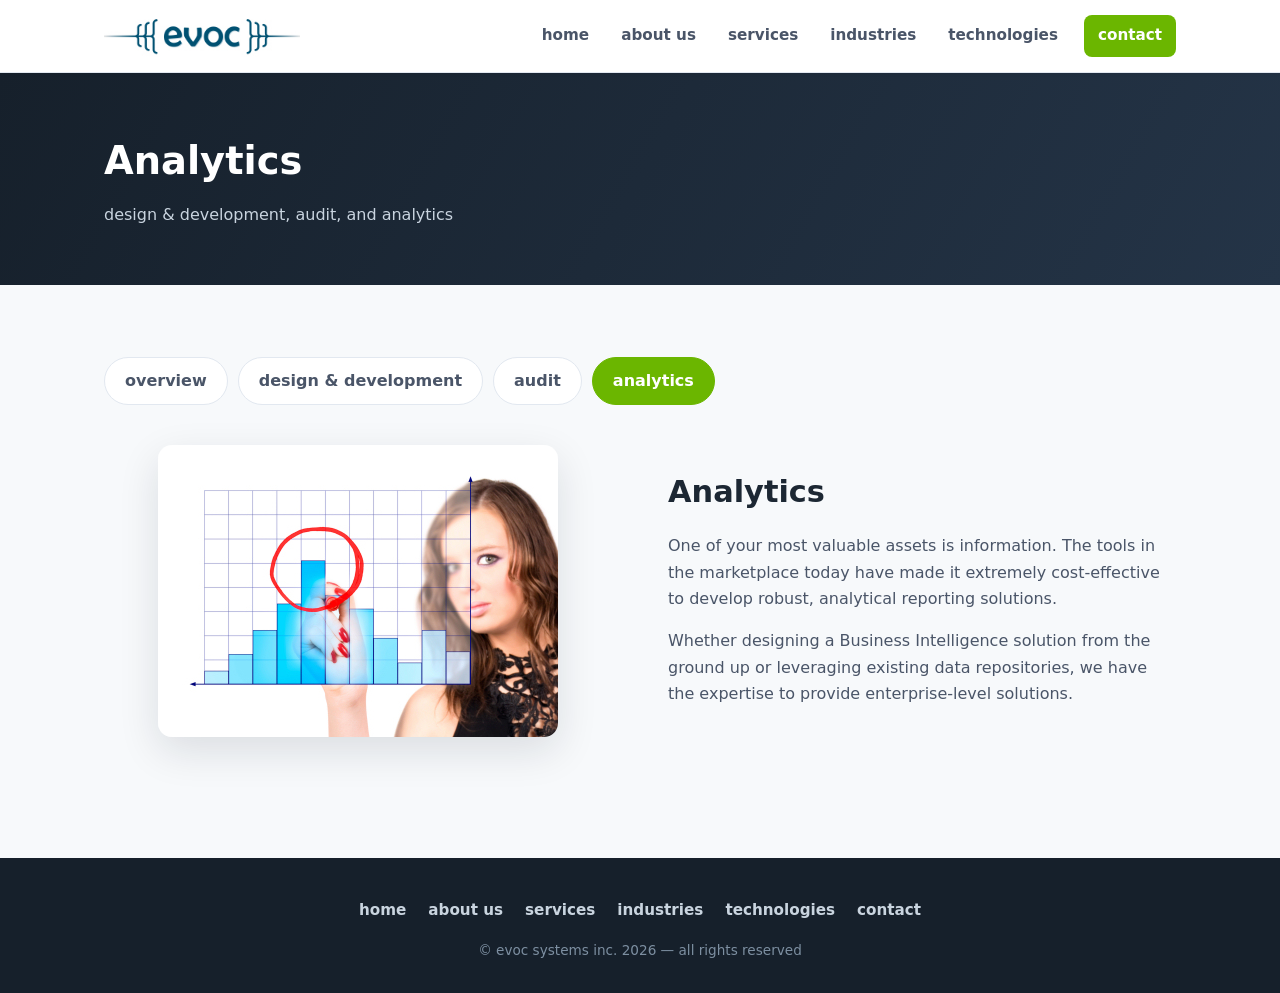
<file: our-focus/analytics.html>
<!DOCTYPE html>
<html lang="en">
<head>
    <meta charset="utf-8" />
    <meta name="viewport" content="width=device-width, initial-scale=1.0" />
    <title>Analytics - evoc systems</title>
    <link rel="icon" type="image/png" href="/favicon.png" />
    <link rel="stylesheet" href="/css/site.css" />
</head>
<body>
    <header class="site-header">
        <div class="container header-inner">
            <a class="brand" href="/">
                <img src="/images/evoc%20logo%20web.jpg" alt="evoc systems" />
            </a>
            <button class="nav-toggle" id="navToggle" aria-label="Toggle navigation" aria-expanded="false">
                <span></span><span></span><span></span>
            </button>
            <nav class="site-nav" id="siteNav">
                <a href="/">home</a>
                <a href="/about.html">about us</a>
                <a href="/services.html">services</a>
                <a href="/industries.html">industries</a>
                <a href="/technologies.html">technologies</a>
                <a href="/contact.html" class="nav-cta">contact</a>
            </nav>
        </div>
    </header>

    <main>
        <section class="page-hero">
            <div class="container">
                <h1>Analytics</h1>
                <p>design &amp; development, audit, and analytics</p>
            </div>
        </section>

        <section class="section">
            <div class="container">
                <nav class="focus-nav">
                    <a href="/our-focus.html">overview</a>
                    <a href="/our-focus/design.html">design &amp; development</a>
                    <a href="/our-focus/audit.html">audit</a>
                    <a href="/our-focus/analytics.html" class="active">analytics</a>
                </nav>

                <div class="media-section">
                    <div class="media"><img src="/images/analytics.jpg" alt="Analytics services" /></div>
                    <div>
                        <h2>Analytics</h2>
                        <p>
                            One of your most valuable assets is information. The tools in the marketplace
                            today have made it extremely cost-effective to develop robust, analytical
                            reporting solutions.
                        </p>
                        <p>
                            Whether designing a Business Intelligence solution from the ground up or
                            leveraging existing data repositories, we have the expertise to provide
                            enterprise-level solutions.
                        </p>
                    </div>
                </div>
            </div>
        </section>
    </main>

    <footer class="site-footer">
        <div class="container footer-inner">
            <nav class="footer-nav">
                <a href="/">home</a>
                <a href="/about.html">about us</a>
                <a href="/services.html">services</a>
                <a href="/industries.html">industries</a>
                <a href="/technologies.html">technologies</a>
                <a href="/contact.html">contact</a>
            </nav>
            <p class="copyright">&copy; evoc systems inc. <span class="year"></span> — all rights reserved</p>
        </div>
    </footer>

    <script>
        (function () {
            var btn = document.getElementById('navToggle');
            var nav = document.getElementById('siteNav');
            btn.addEventListener('click', function () {
                var open = nav.classList.toggle('open');
                btn.setAttribute('aria-expanded', open);
            });
            document.querySelectorAll('.year').forEach(function (el) { el.textContent = new Date().getFullYear(); });
        })();
    </script>
</body>
</html>
</file>
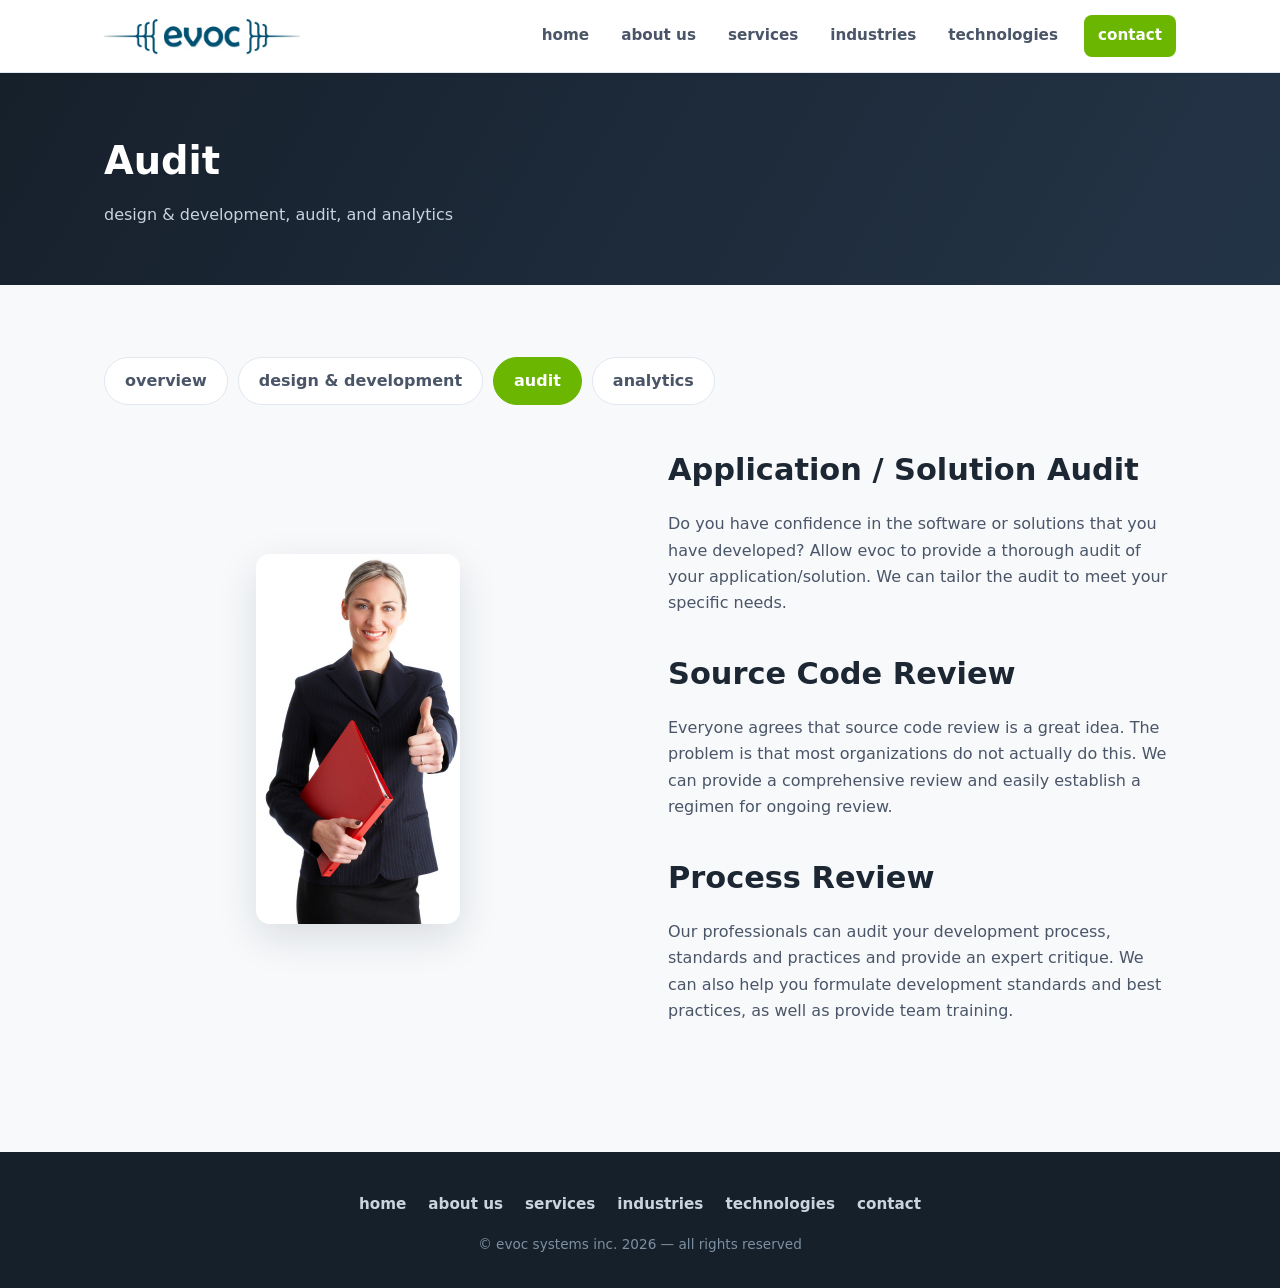
<file: our-focus/audit.html>
<!DOCTYPE html>
<html lang="en">
<head>
    <meta charset="utf-8" />
    <meta name="viewport" content="width=device-width, initial-scale=1.0" />
    <title>Audit - evoc systems</title>
    <link rel="icon" type="image/png" href="/favicon.png" />
    <link rel="stylesheet" href="/css/site.css" />
</head>
<body>
    <header class="site-header">
        <div class="container header-inner">
            <a class="brand" href="/">
                <img src="/images/evoc%20logo%20web.jpg" alt="evoc systems" />
            </a>
            <button class="nav-toggle" id="navToggle" aria-label="Toggle navigation" aria-expanded="false">
                <span></span><span></span><span></span>
            </button>
            <nav class="site-nav" id="siteNav">
                <a href="/">home</a>
                <a href="/about.html">about us</a>
                <a href="/services.html">services</a>
                <a href="/industries.html">industries</a>
                <a href="/technologies.html">technologies</a>
                <a href="/contact.html" class="nav-cta">contact</a>
            </nav>
        </div>
    </header>

    <main>
        <section class="page-hero">
            <div class="container">
                <h1>Audit</h1>
                <p>design &amp; development, audit, and analytics</p>
            </div>
        </section>

        <section class="section">
            <div class="container">
                <nav class="focus-nav">
                    <a href="/our-focus.html">overview</a>
                    <a href="/our-focus/design.html">design &amp; development</a>
                    <a href="/our-focus/audit.html" class="active">audit</a>
                    <a href="/our-focus/analytics.html">analytics</a>
                </nav>

                <div class="media-section">
                    <div class="media"><img src="/images/audit.jpg" alt="Audit services" /></div>
                    <div>
                        <h2>Application / Solution Audit</h2>
                        <p>
                            Do you have confidence in the software or solutions that you have developed?
                            Allow evoc to provide a thorough audit of your application/solution. We can
                            tailor the audit to meet your specific needs.
                        </p>

                        <h2 style="margin-top:32px">Source Code Review</h2>
                        <p>
                            Everyone agrees that source code review is a great idea. The problem is that
                            most organizations do not actually do this. We can provide a comprehensive
                            review and easily establish a regimen for ongoing review.
                        </p>

                        <h2 style="margin-top:32px">Process Review</h2>
                        <p>
                            Our professionals can audit your development process, standards and
                            practices and provide an expert critique. We can also help you formulate
                            development standards and best practices, as well as provide team training.
                        </p>
                    </div>
                </div>
            </div>
        </section>
    </main>

    <footer class="site-footer">
        <div class="container footer-inner">
            <nav class="footer-nav">
                <a href="/">home</a>
                <a href="/about.html">about us</a>
                <a href="/services.html">services</a>
                <a href="/industries.html">industries</a>
                <a href="/technologies.html">technologies</a>
                <a href="/contact.html">contact</a>
            </nav>
            <p class="copyright">&copy; evoc systems inc. <span class="year"></span> — all rights reserved</p>
        </div>
    </footer>

    <script>
        (function () {
            var btn = document.getElementById('navToggle');
            var nav = document.getElementById('siteNav');
            btn.addEventListener('click', function () {
                var open = nav.classList.toggle('open');
                btn.setAttribute('aria-expanded', open);
            });
            document.querySelectorAll('.year').forEach(function (el) { el.textContent = new Date().getFullYear(); });
        })();
    </script>
</body>
</html>
</file>
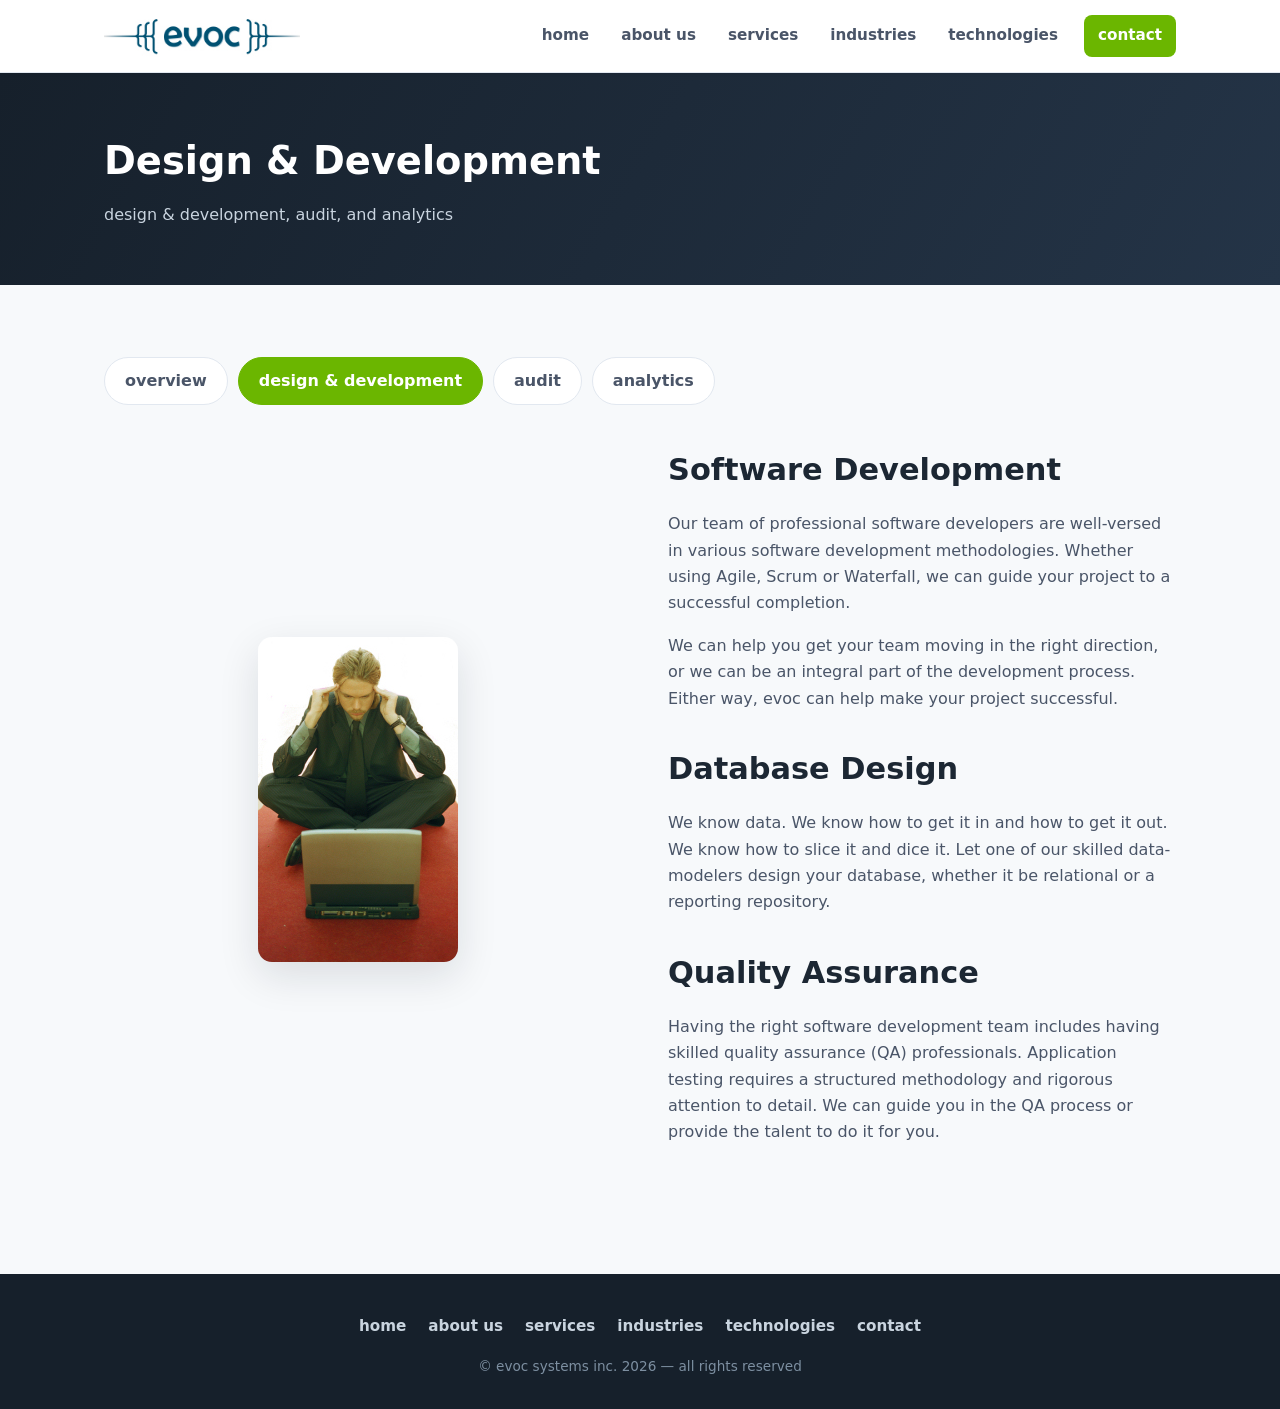
<file: our-focus/design.html>
<!DOCTYPE html>
<html lang="en">
<head>
    <meta charset="utf-8" />
    <meta name="viewport" content="width=device-width, initial-scale=1.0" />
    <title>Design &amp; Development - evoc systems</title>
    <link rel="icon" type="image/png" href="/favicon.png" />
    <link rel="stylesheet" href="/css/site.css" />
</head>
<body>
    <header class="site-header">
        <div class="container header-inner">
            <a class="brand" href="/">
                <img src="/images/evoc%20logo%20web.jpg" alt="evoc systems" />
            </a>
            <button class="nav-toggle" id="navToggle" aria-label="Toggle navigation" aria-expanded="false">
                <span></span><span></span><span></span>
            </button>
            <nav class="site-nav" id="siteNav">
                <a href="/">home</a>
                <a href="/about.html">about us</a>
                <a href="/services.html">services</a>
                <a href="/industries.html">industries</a>
                <a href="/technologies.html">technologies</a>
                <a href="/contact.html" class="nav-cta">contact</a>
            </nav>
        </div>
    </header>

    <main>
        <section class="page-hero">
            <div class="container">
                <h1>Design &amp; Development</h1>
                <p>design &amp; development, audit, and analytics</p>
            </div>
        </section>

        <section class="section">
            <div class="container">
                <nav class="focus-nav">
                    <a href="/our-focus.html">overview</a>
                    <a href="/our-focus/design.html" class="active">design &amp; development</a>
                    <a href="/our-focus/audit.html">audit</a>
                    <a href="/our-focus/analytics.html">analytics</a>
                </nav>

                <div class="media-section">
                    <div class="media"><img src="/images/design.jpg" alt="Design and development" /></div>
                    <div>
                        <h2>Software Development</h2>
                        <p>
                            Our team of professional software developers are well-versed in various
                            software development methodologies. Whether using Agile, Scrum or Waterfall,
                            we can guide your project to a successful completion.
                        </p>
                        <p>
                            We can help you get your team moving in the right direction, or we can be an
                            integral part of the development process. Either way, evoc can help make your
                            project successful.
                        </p>

                        <h2 style="margin-top:32px">Database Design</h2>
                        <p>
                            We know data. We know how to get it in and how to get it out. We know how to
                            slice it and dice it. Let one of our skilled data-modelers design your
                            database, whether it be relational or a reporting repository.
                        </p>

                        <h2 style="margin-top:32px">Quality Assurance</h2>
                        <p>
                            Having the right software development team includes having skilled quality
                            assurance (QA) professionals. Application testing requires a structured
                            methodology and rigorous attention to detail. We can guide you in the QA
                            process or provide the talent to do it for you.
                        </p>
                    </div>
                </div>
            </div>
        </section>
    </main>

    <footer class="site-footer">
        <div class="container footer-inner">
            <nav class="footer-nav">
                <a href="/">home</a>
                <a href="/about.html">about us</a>
                <a href="/services.html">services</a>
                <a href="/industries.html">industries</a>
                <a href="/technologies.html">technologies</a>
                <a href="/contact.html">contact</a>
            </nav>
            <p class="copyright">&copy; evoc systems inc. <span class="year"></span> — all rights reserved</p>
        </div>
    </footer>

    <script>
        (function () {
            var btn = document.getElementById('navToggle');
            var nav = document.getElementById('siteNav');
            btn.addEventListener('click', function () {
                var open = nav.classList.toggle('open');
                btn.setAttribute('aria-expanded', open);
            });
            document.querySelectorAll('.year').forEach(function (el) { el.textContent = new Date().getFullYear(); });
        })();
    </script>
</body>
</html>
</file>
<file: css/site.css>
:root {
    --green: #6bb600;
    --green-dark: #549b00;
    --ink: #1c2733;
    --slate: #4a5568;
    --muted: #718096;
    --bg: #f7f9fb;
    --card: #ffffff;
    --border: #e2e8f0;
    --radius: 14px;
}

* { box-sizing: border-box; }

html { scroll-behavior: smooth; }

body {
    margin: 0;
    font-family: "Segoe UI", system-ui, -apple-system, Roboto, Helvetica, Arial, sans-serif;
    color: var(--ink);
    background: var(--bg);
    line-height: 1.65;
}

.container {
    width: 100%;
    max-width: 1120px;
    margin: 0 auto;
    padding: 0 24px;
}

a { color: var(--green-dark); text-decoration: none; }
a:hover { text-decoration: underline; }

/* ---------- Header ---------- */
.site-header {
    position: sticky;
    top: 0;
    z-index: 100;
    background: #fff;
    border-bottom: 1px solid var(--border);
    box-shadow: 0 1px 4px rgba(16, 24, 40, 0.05);
}
.header-inner {
    display: flex;
    align-items: center;
    justify-content: space-between;
    height: 72px;
}
.brand img {
    height: 46px;
    width: auto;
    display: block;
}
.site-nav {
    display: flex;
    align-items: center;
    gap: 4px;
}
.site-nav a {
    color: var(--slate);
    font-size: 0.95rem;
    font-weight: 600;
    padding: 8px 14px;
    border-radius: 8px;
    text-transform: lowercase;
}
.site-nav a:hover { background: #eef4ea; color: var(--ink); text-decoration: none; }
.site-nav a.active { color: var(--green-dark); background: #eef7e6; }
.site-nav a.nav-cta {
    background: var(--green);
    color: #fff;
    margin-left: 8px;
}
.site-nav a.nav-cta:hover { background: var(--green-dark); color: #fff; }

.nav-toggle {
    display: none;
    flex-direction: column;
    gap: 5px;
    background: none;
    border: 0;
    cursor: pointer;
    padding: 8px;
}
.nav-toggle span {
    width: 24px;
    height: 2px;
    background: var(--ink);
    border-radius: 2px;
}

/* ---------- Hero ---------- */
.hero {
    background: linear-gradient(120deg, #16202b 0%, #243447 55%, #2e4a33 100%);
    color: #fff;
    padding: 88px 0 96px;
}
.hero .container {
    display: grid;
    grid-template-columns: 1.2fr 1fr;
    gap: 48px;
    align-items: center;
}
.hero h1 {
    font-size: clamp(2.2rem, 5vw, 3.4rem);
    line-height: 1.15;
    margin: 0 0 20px;
    font-weight: 800;
}
.hero h1 .accent { color: var(--green); }
.hero p { font-size: 1.1rem; color: #c9d4df; max-width: 56ch; margin: 0 0 28px; }
.hero .hero-image {
    border-radius: var(--radius);
    overflow: hidden;
    box-shadow: 0 20px 50px rgba(0, 0, 0, 0.35);
    text-align: center;
}
.hero .hero-image img {
    width: auto;
    max-width: 100%;
    height: auto;
    display: inline-block;
}

.btn {
    display: inline-block;
    background: var(--green);
    color: #fff;
    font-weight: 700;
    padding: 12px 26px;
    border-radius: 10px;
    border: 0;
    cursor: pointer;
    font-size: 1rem;
    transition: background 0.15s ease;
}
.btn:hover { background: var(--green-dark); color: #fff; text-decoration: none; }
.btn.btn-ghost {
    background: transparent;
    border: 1px solid rgba(255, 255, 255, 0.4);
    color: #fff;
    margin-left: 12px;
}
.btn.btn-ghost:hover { border-color: #fff; }

/* ---------- Sections ---------- */
.section { padding: 72px 0; }
.section.alt { background: #fff; }
.section h2 {
    font-size: 2rem;
    margin: 0 0 12px;
    font-weight: 800;
}
.section .lead { color: var(--slate); max-width: 70ch; }
.section-head { max-width: 720px; margin-bottom: 40px; }

/* ---------- Cards ---------- */
.card-grid {
    display: grid;
    grid-template-columns: repeat(auto-fit, minmax(260px, 1fr));
    gap: 24px;
}
.card {
    background: var(--card);
    border: 1px solid var(--border);
    border-radius: var(--radius);
    padding: 28px;
    transition: box-shadow 0.15s ease, transform 0.15s ease;
}
.card:hover { box-shadow: 0 12px 30px rgba(16, 24, 40, 0.08); transform: translateY(-2px); }
.card h3 { margin: 0 0 10px; font-size: 1.15rem; }
.card p { margin: 0; color: var(--slate); font-size: 0.95rem; }
.card .card-link { display: inline-block; margin-top: 14px; font-weight: 600; font-size: 0.9rem; }
.card .icon {
    width: 44px; height: 44px;
    border-radius: 10px;
    background: #eef7e6;
    color: var(--green-dark);
    display: flex; align-items: center; justify-content: center;
    font-size: 1.3rem;
    margin-bottom: 16px;
}

/* ---------- Two-column / image sections ---------- */
.media-section {
    display: grid;
    grid-template-columns: 1fr 1fr;
    gap: 56px;
    align-items: center;
}
.media-section .media {
    text-align: center;
}
.media-section img {
    width: auto;
    max-width: 100%;
    height: auto;
    border-radius: var(--radius);
    box-shadow: 0 14px 40px rgba(16, 24, 40, 0.12);
}
.media-section h2 { font-size: 1.9rem; }
.media-section p { color: var(--slate); }
.media-section .reverse .media { order: 2; }

/* ---------- Lists ---------- */
.tag-list {
    display: flex;
    flex-wrap: wrap;
    gap: 12px;
    list-style: none;
    padding: 0;
    margin: 24px 0 0;
}
.tag-list li a {
    display: inline-block;
    background: #eef4ea;
    color: #33531a;
    font-weight: 600;
    font-size: 0.95rem;
    padding: 10px 18px;
    border-radius: 999px;
    border: 1px solid #d6e8c4;
}
.tag-list li a:hover { background: var(--green); color: #fff; text-decoration: none; }

.service-list {
    list-style: none;
    padding: 0;
    margin: 28px 0 0;
    display: grid;
    grid-template-columns: repeat(auto-fit, minmax(280px, 1fr));
    gap: 16px;
}
.service-list li a {
    display: flex;
    align-items: center;
    gap: 12px;
    background: #fff;
    border: 1px solid var(--border);
    border-radius: 12px;
    padding: 16px 20px;
    color: var(--ink);
    font-weight: 600;
    transition: border-color 0.15s ease, box-shadow 0.15s ease;
}
.service-list li a::before {
    content: "";
    width: 8px; height: 8px;
    border-radius: 50%;
    background: var(--green);
    flex-shrink: 0;
}
.service-list li a:hover {
    border-color: var(--green);
    box-shadow: 0 8px 22px rgba(107, 182, 0, 0.12);
    text-decoration: none;
}

/* ---------- Page hero (subpages) ---------- */
.page-hero {
    background: linear-gradient(120deg, #16202b, #243447);
    color: #fff;
    padding: 56px 0;
}
.page-hero h1 { margin: 0; font-size: 2.4rem; font-weight: 800; }
.page-hero p { margin: 10px 0 0; color: #c9d4df; max-width: 70ch; }

/* ---------- Focus subpage nav ---------- */
.focus-nav {
    display: flex;
    gap: 10px;
    flex-wrap: wrap;
    margin-bottom: 40px;
}
.focus-nav a {
    padding: 10px 20px;
    border-radius: 999px;
    border: 1px solid var(--border);
    background: #fff;
    color: var(--slate);
    font-weight: 600;
}
.focus-nav a.active, .focus-nav a:hover {
    background: var(--green);
    border-color: var(--green);
    color: #fff;
    text-decoration: none;
}

/* ---------- Contact ---------- */
.contact-grid {
    display: grid;
    grid-template-columns: 1fr 1fr;
    gap: 56px;
    align-items: start;
}
.contact-form {
    background: #fff;
    border: 1px solid var(--border);
    border-radius: var(--radius);
    padding: 32px;
}
.contact-form label {
    display: block;
    font-weight: 600;
    font-size: 0.9rem;
    margin: 18px 0 6px;
    color: var(--slate);
}
.contact-form input, .contact-form textarea {
    width: 100%;
    padding: 12px 14px;
    border: 1px solid var(--border);
    border-radius: 10px;
    font: inherit;
    color: var(--ink);
    background: #fbfcfe;
}
.contact-form input:focus, .contact-form textarea:focus {
    outline: 2px solid var(--green);
    outline-offset: 1px;
    border-color: var(--green);
}
.contact-form textarea { min-height: 140px; resize: vertical; }
.contact-form .btn { margin-top: 22px; width: 100%; }
.form-note { font-size: 0.85rem; color: var(--muted); margin-top: 14px; }
.form-success {
    background: #eef7e6;
    border: 1px solid #cfe6ae;
    color: #3c5a17;
    border-radius: 10px;
    padding: 14px 18px;
    font-weight: 600;
}
.contact-aside {
    text-align: center;
}
.contact-aside img {
    width: auto;
    max-width: 100%;
    height: auto;
    border-radius: var(--radius);
    box-shadow: 0 14px 40px rgba(16, 24, 40, 0.12);
}
.contact-aside .contact-meta { margin-top: 24px; }
.contact-meta h3 { margin: 0 0 6px; }
.contact-meta p { color: var(--slate); }

/* ---------- Footer ---------- */
.site-footer {
    background: #16202b;
    color: #9fb0c0;
    padding: 40px 0 32px;
    margin-top: 40px;
}
.footer-inner { text-align: center; }
.footer-nav {
    display: flex;
    justify-content: center;
    flex-wrap: wrap;
    gap: 8px 22px;
    margin-bottom: 16px;
}
.footer-nav a { color: #c9d4df; font-weight: 600; font-size: 0.95rem; }
.footer-nav a:hover { color: var(--green); }
.copyright { font-size: 0.85rem; margin: 0; color: #7d8fa1; }

/* ---------- Utility ---------- */
.text-muted { color: var(--muted); }
.mt-0 { margin-top: 0; }

/* ---------- Responsive ---------- */
@media (max-width: 860px) {
    .hero .container,
    .media-section,
    .contact-grid { grid-template-columns: 1fr; gap: 32px; }
    .media-section .reverse .media { order: 0; }
    .hero { padding: 56px 0 64px; }
    .section { padding: 52px 0; }

    .nav-toggle { display: flex; }
    .site-nav {
        position: absolute;
        top: 72px;
        left: 0; right: 0;
        flex-direction: column;
        align-items: stretch;
        background: #fff;
        border-bottom: 1px solid var(--border);
        padding: 12px 24px 20px;
        gap: 2px;
        display: none;
    }
    .site-nav.open { display: flex; }
    .site-nav a { padding: 12px 14px; }
    .site-nav a.nav-cta { margin: 8px 0 0; text-align: center; }
}
</file>
